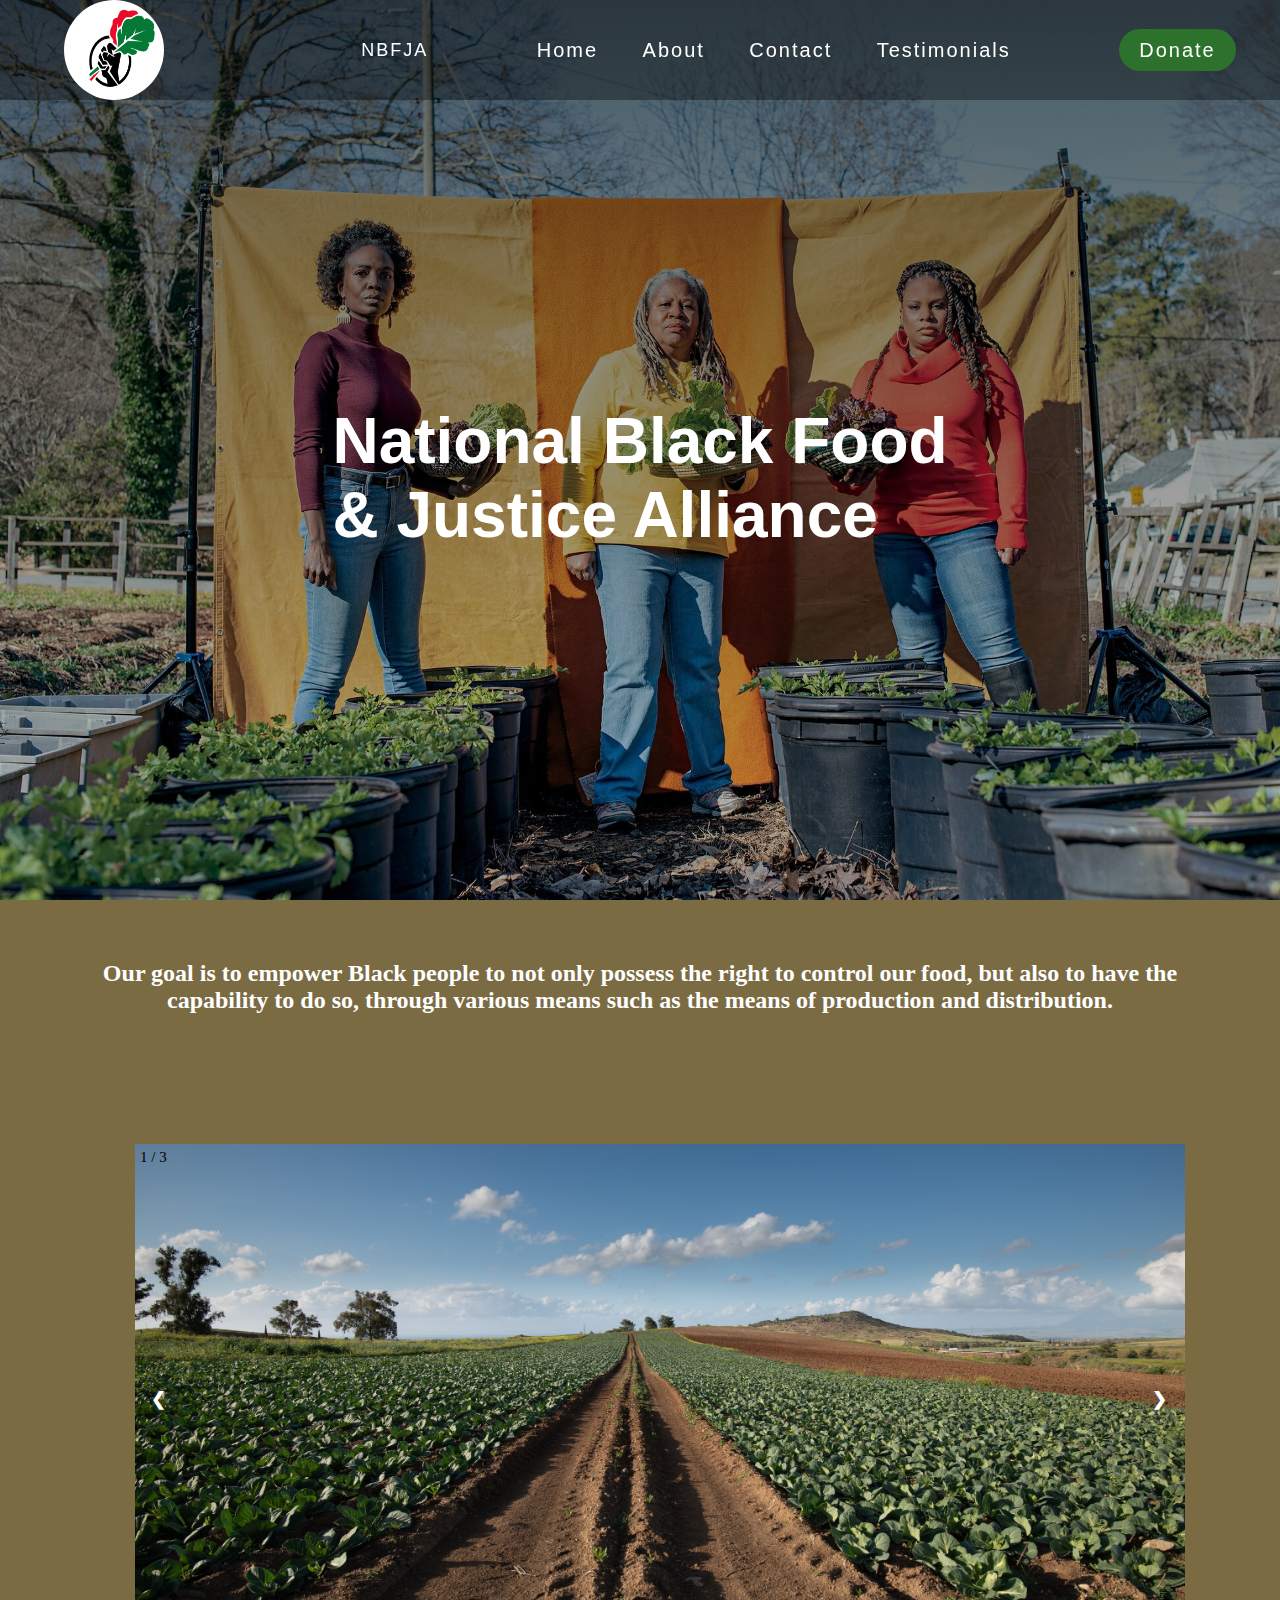
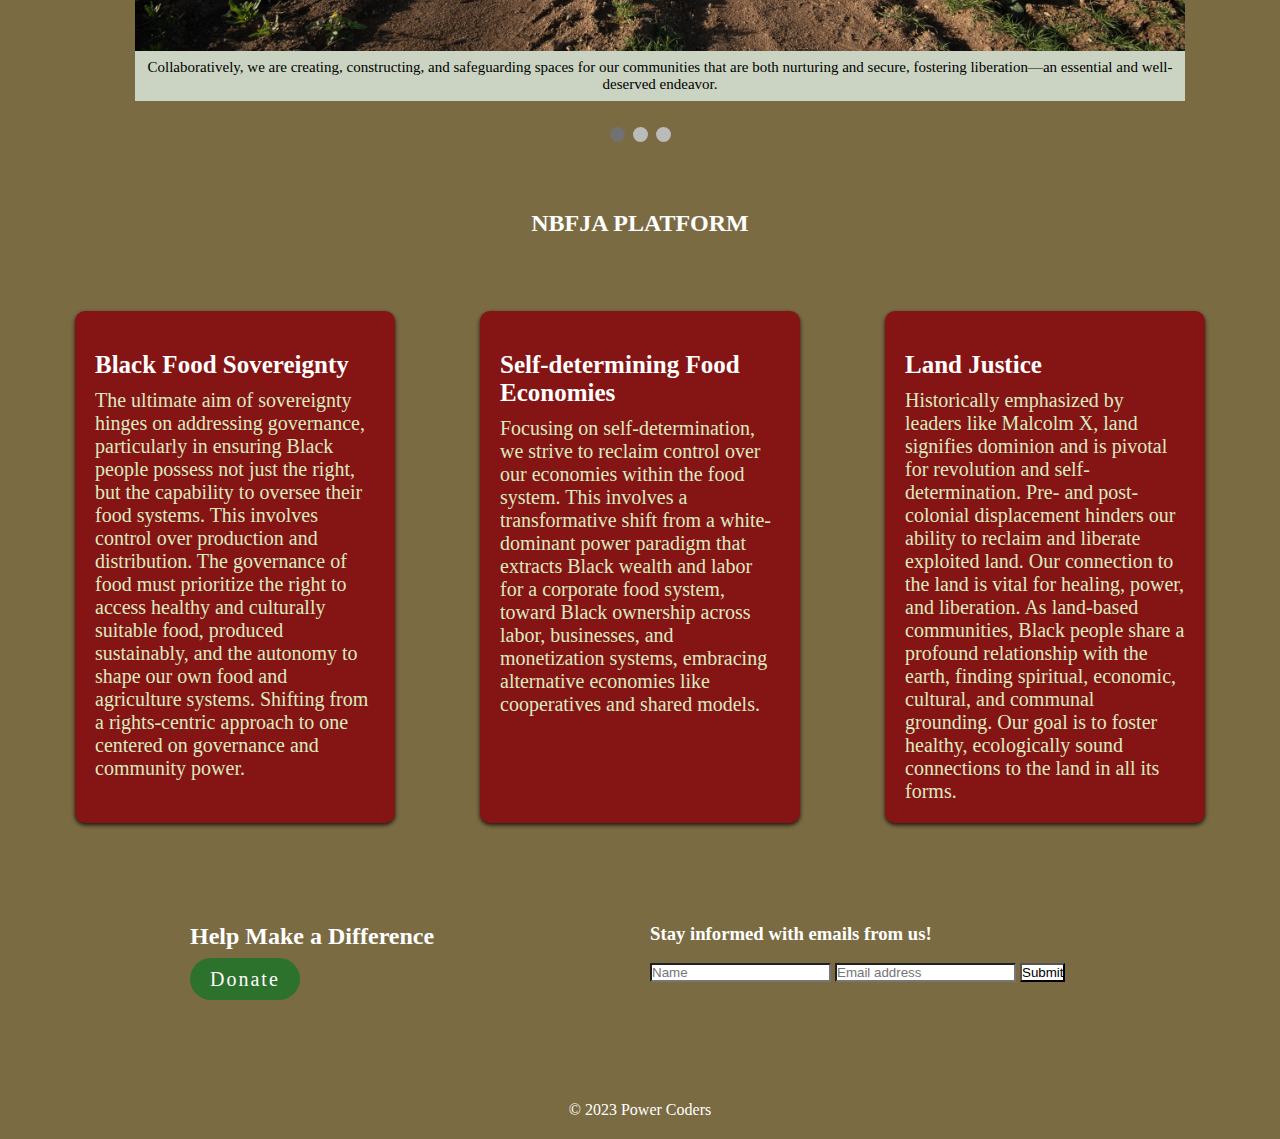
<file: index.html>
<!DOCTYPE html>
<html lang="en">
<head id="header">
    <meta charset="UTF-8">
    <meta name="viewport" content="width=device-width, initial-scale=1.0">
    <title>NBFJA</title>
    <link rel="stylesheet" href="styles.css">


</head>
<header>
    <nav id="nav" class="nav">
    
    
        <div class="logoimg"> <a href="index.html">
            <img src="images/bfj.png" alt="logo">
        </div>

        <div class="logo">
            <a href="index.html">NBFJA </a>
        </div>

        <div class="nav-links">
            <a href="index.html">Home</a>
            <a href="pages/about.html">About</a>
            <a href="pages/about.html">Contact</a>
            <a href="Testimonials/testimonials.html">Testimonials</a>
        </div>

        <div class="donate">
            <a href="#">Donate</a>
        </div>
    </nav>


    <section class="h-text">
        <h1> National Black Food <br>& Justice Alliance</h1>
    </section>

</header>
<body>

    
    <main class="main">
        <div class="statement">
            <h2>
                Our goal is to empower Black people to not only possess the right to control our food, 
                but also to have the capability to do so, through various means such as the means of production and distribution.
            </h2>
            
        </div>
    </main>

            <!-- Slideshow container -->
    <div class="slideshow-container">

        <!-- Full-width images with number and caption text -->
        <div class="mySlides fade">
            <div class="numbertext">1 / 3</div>
            <img src="images/crops.jpeg" style="width:100%">
            <div class="text">Collaboratively, we are creating, constructing, and safeguarding spaces for our 
        communities that are both nurturing and secure, fostering liberation—an essential and well-deserved endeavor.</div>
        </div>
  
        <div class="mySlides fade">
            <div class="numbertext">2 / 3</div>
            <img src="images/blackpeople.jpg" style="width:100%">
            <div class="text">Justice For Black Farmers Act</div>
        </div>
  
        <div class="mySlides fade">
            <div class="numbertext">3 / 3</div>
            <img src="images/justice.jpeg" style="width:100%">
            <div class="text">Justice For Black Farmers Now!</div>
        </div>
  
        <!-- Next and previous buttons -->
        <a class="prev" onclick="plusSlides(-1)">&#10094;</a>
        <a class="next" onclick="plusSlides(1)">&#10095;</a>
    </div>
    <br>
  
        <!-- The dots/circles -->
    <div style="text-align:center">
        <span class="dot" onclick="currentSlide(1)"></span>
        <span class="dot" onclick="currentSlide(2)"></span>
        <span class="dot" onclick="currentSlide(3)"></span>
    </div>

    </div>

    <div class="platform">
        <h2 id="platform">NBFJA PLATFORM</h2>
        <div class="cards revealable">
            <div class="card">
                <h3>Black Food Sovereignty</h3>
                <p>
                    The ultimate aim of sovereignty hinges on addressing governance, particularly in ensuring Black people possess not just the right, but the capability to oversee their food systems. 
                    This involves control over production and distribution. The governance of food must prioritize the right to access healthy and culturally suitable food, produced sustainably, and the autonomy to shape our own food and agriculture systems. 
                    Shifting from a rights-centric approach to one centered on governance and community power.
                </p>
            </div>
            <div class="card">
                <h3>Self-determining Food Economies</h3>
                <p>Focusing on self-determination, we strive to reclaim control over our economies within the food system. 
                    This involves a transformative shift from a white-dominant power paradigm that extracts Black wealth and labor for a corporate food system, toward Black ownership across labor, businesses, and monetization systems, embracing alternative economies like cooperatives and shared models.</p>
            </div>
            <div class="card">
                <h3>Land Justice</h3>
                <p>Historically emphasized by leaders like Malcolm X, land signifies dominion and is pivotal for revolution and self-determination. 
                    Pre- and post-colonial displacement hinders our ability to reclaim and liberate exploited land. 
                    Our connection to the land is vital for healing, power, and liberation. As land-based communities, Black people share a profound relationship with the earth, finding spiritual, economic, cultural, and communal grounding. 
                    Our goal is to foster healthy, ecologically sound connections to the land in all its forms.</p>
            </div>
        </div>
    </div>


        <div class="section-donate">
            <div class="grid">
                <h2>Help Make a Difference</h2>
                <br>
                <a class="last-donate" href="#">Donate</a>
            </div>
    
    
            <div class="grid">
            <form action="action_page.php">
                <div class="container">
                    <h3>Stay informed with emails from us!</h3>
                    <!--<p>Lorem ipsum..</p>-->
                </div>
            <br>
                <div class="email-container" >
                    <input type="text" placeholder="Name" name="name" required>
                    <input type="text" placeholder="Email address" name="mail" required>
                    <input type="submit" value="Submit">
                </div>
            </form>
            </div>
        </div>
                

                <footer>
                    &copy 2023 Power Coders 
            
                </footer>
    </body>



    

    <!--<script src="js/blackfoodjustice.js"></script>-->
    <script>
        let slideIndex = 1;
showSlides(slideIndex);
// Next/previous controls
function plusSlides(n) {
  showSlides(slideIndex += n);
}
// Thumbnail image controls
function currentSlide(n) {
  showSlides(slideIndex = n);
}
function showSlides(n) {
  let i;
  let slides = document.getElementsByClassName("mySlides");
  let dots = document.getElementsByClassName("dot");
  if (n > slides.length) {slideIndex = 1}
  if (n < 1) {slideIndex = slides.length}
  for (i = 0; i < slides.length; i++) {
    slides[i].style.display = "none";
  }
  for (i = 0; i < dots.length; i++) {
    dots[i].className = dots[i].className.replace(" active", "");
  }
  slides[slideIndex-1].style.display = "block";
  dots[slideIndex-1].className += " active";
}
    </script>

</html>
</file>
<file: styles.css>
body {
    background-color: #7b6b43;
  }
  
  *{
    padding:0;
    margin: 0;
    box-sizing: border-box;
  }
  
  header{
    width: 100%;
    height: 100vh;
    background:linear-gradient(rgba(0,0,0,0.6),rgba(0,0,0,0.2)),
              url(images/yellorangepic.jpeg);
    background-size: cover;
    font-family: sans-serif;
  }
  
  nav{
    width:100%;
    height: 100px;
   /* background: white;*/
    color: rgb(100, 100, 100);
    display: flex;
    justify-content: space-around;
    align-items: center;
    position: fixed;
    top: 0;
    width: 100%;
    z-index: 3;
    background: rgba(0,0,0,0.35);
  }
  
  
  
  .logo, a{
    font-size: 18px;
    letter-spacing: 2px;
    text-decoration: none;
    color: white;
  }
  
  .nav-links a {
    text-decoration: none;
    color: rgb(255, 255, 255);
    padding: 10px 20px;
    font-size: 20px;
    position: relative;
  }
  
  .nav-links a:before{
    content:'';
    position: absolute;
    top: 0;
    left: 0;
    width: 0%;
    height: 100%;
    border-bottom: 2px solid rgb(247, 182, 2);
    transition: 0.4s linear;
  }
  
  .nav-links a:hover:before{
    width: 90%;
  }
  
  
  .donate a{
    text-decoration: none;
    color: white;
    padding: 10px 20px;
    font-size: 20px;
    background: rgb(44, 113, 44);
    border-radius: 30px;
  }
  
  .donate a:hover{
    background: transparent;
    border: 1px solid rgb(44, 113, 44);
  }
  
  .logoimg img{
    border-radius: 50%;
    height: 100px;
    width: 100px;
    display: flex;
    position: float;
  }
  
  
  .h-text{
    max-width: 80em;
    position: absolute;
    top: 40%;
    left: 50%;
    transform: translate(-50%,30%);
    /*text-align: center;*/
    color:white;
    text-align: left;
  }
  
  .h-text, h1 {
    font-size: 2em;
    background-color: transparent;
  }
  
  .statement h2{
    text-align: center;
    color: white;
    margin: 60px;
  }

  /* slideshow styling */
  /* .second{
    width: 100%;
    height: 100vh;
    background: linear-gradient(rgba(0,0,0,0.2),rgba(0,0,0,0.1));
    background-size: cover;
  } */
  
  * {box-sizing:border-box}
/* Slideshow container */
.slideshow-container {
  max-width: 1050px;
  max-height: 1000px;
  position: relative;
  margin: auto;
  padding-top: 50px; /*space between statement and container*/
  /* box-shadow: 2px 2px 2px 2px; */
  /* box-shadow: 3px 3px #851414, -1em 0 .4em rgb(0, 0, 0); */
}
/* Hide the images by default */
.mySlides {
  display: none;
}
/* Next & previous buttons */
.prev, .next {
  cursor: pointer;
  position: absolute;
  top: 50%;
  width: auto;
  margin-top: -20px;
  margin-left: 20px;
  margin-right: -20px;
  padding: 16px;
  color: white;
  font-weight: bold;
  font-size: 18px;
  transition: 0.6s ease;
  border-radius: 0 3px 3px 0;
  user-select: none;
}
/* Position the “next button” to the right */
.next {
  right: 0;
  border-radius: 3px 0 0 3px;
}
/* On hover, add a black background color with a little bit see-through */
.prev:hover, .next:hover {
  background-color: rgba(0,0,0,0.8);
}
/* Caption text */
.text {
  color: #000000;
  background-color: #CBD4C2;
  font-size: 15px;
  padding: 8px 10px;
  position: absolute;
  bottom: 8px;
  left: 20px;
  width: 100%;
  text-align: center;
}
/* Number text (1/3 etc) */
.numbertext {
  color: #000000;
  font-size: 15px;
  padding: 75px 25px;
  position: absolute;
  top: 0;
}
/* The dots/bullets/indicators */
.dot {
  cursor: pointer;
  height: 15px;
  width: 15px;
  margin: 0 2px;
  background-color: #bbb;
  border-radius: 50%;
  display: inline-block;
  transition: background-color 0.6s ease;
}
.active, .dot:hover {
  background-color: #717171;
}
/* Fading animation */
.fade {
  animation-name: fade;
  animation-duration: 1.5s;
}
@keyframes fade {
  from {opacity: .4}
  to {opacity: 1}
}
  



/* platform */

.platform h2{
  color: white;
}

img {
  margin: 20px;
}

#platform {
  text-align: center;
  margin-top: 5%;
  margin-bottom: 5%;
}

.cards {
  display: flex;
  flex-wrap: wrap;
  justify-content: space-evenly;
}

.card {
  width: 25%;
  margin: 10px;
  padding: 20px;
  box-shadow: 0 2px 4px rgba(0, 0, 0, 0.8);
  border-radius: 10px;
  background-color: #851414;
}

.card img {
  width: 100%;
  height: 70%;
  object-fit: cover;
  border-color: #DBEBC0;
}

.card h3 {
  font-size: 25px;
  margin-top: 20px;
  color: white;
}

.card p {
  font-size: 20px;
  margin-top: 10px;
  color: #DBEBC0;
}

/* Donate and Email*/
.section-donate{
  margin: 80px;
}

.last-donate {
    text-decoration: none;
    color: white;
    padding: 10px 20px;
    font-size: 20px;
    background: rgb(44, 113, 44);
    border-radius: 30px;
  }
  
  .last-donate:hover{
    background: transparent;
    border: 1px solid rgb(44, 113, 44);
  }
  
  .second-section{
    background-color: rgb(44, 113, 44);
  }
  



  .email-container{
    background-color: transparent;
    text-align: left;
  }


  .section-donate:after{
    content: "";
    display: table;
    clear: both;
    }
  
    .grid{
    float: left;
    width: 50%;
    padding: 10px;
    color: black;
    }
  
    .section-donate h2 {
    color: white;
    margin-left: 100px;
    }
  
    .container h3{
    color: white;
      
    }
  
  .last-donate{
    margin-left: 100px;
    }
  
  input{
    background-color: white;
  }
  
    footer{
    text-align: center;
    color: white;
    padding: 20px;
    }
</file>
